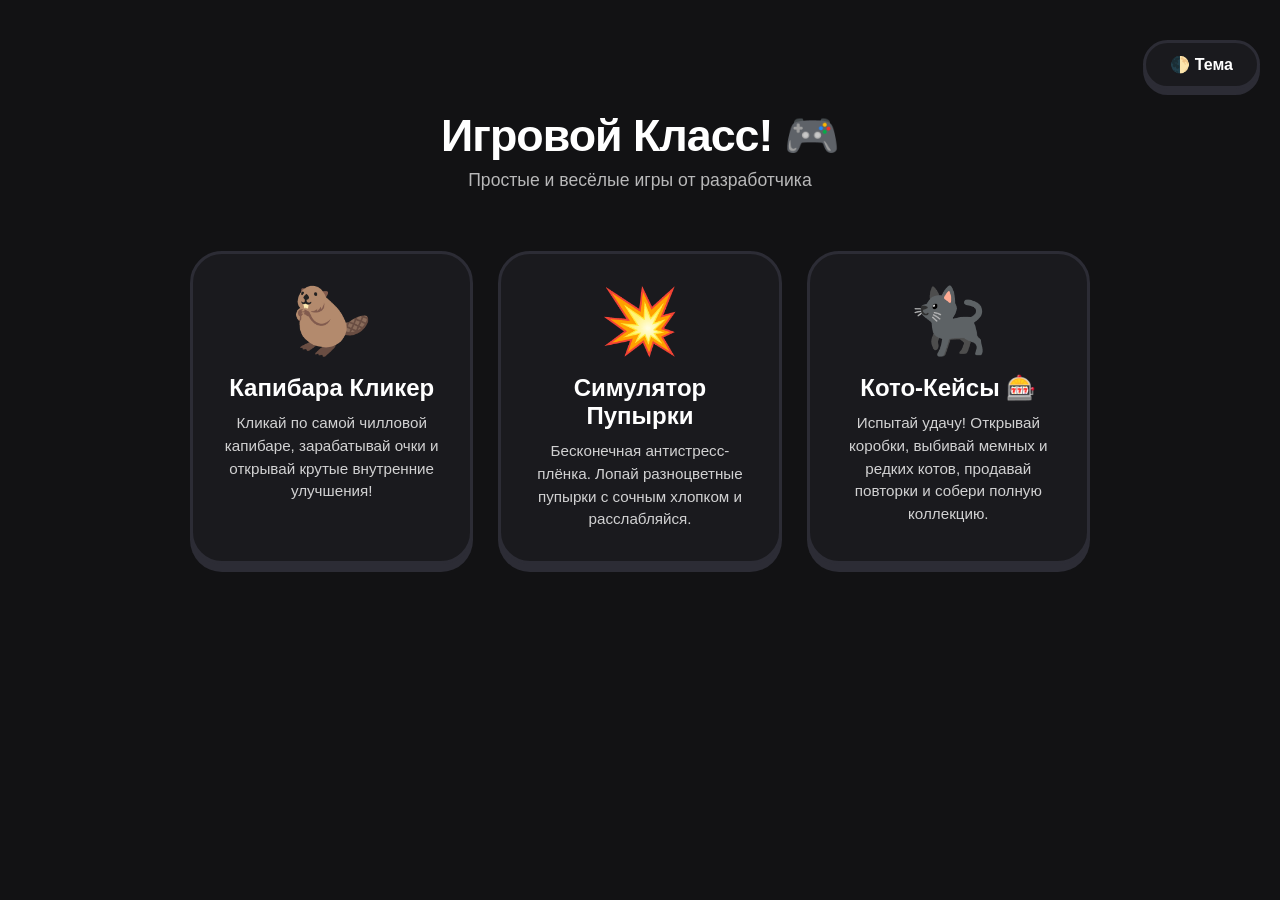
<file: index.html>
<!DOCTYPE html>
<html lang="ru">
<head>
    <meta charset="UTF-8">
    <meta name="viewport" content="width=device-width, initial-scale=1.0">
    <title>Arcade Games</title>
    <link rel="stylesheet" href="style.css">
    <link rel="icon" type="image/png" href="favicon.png">
</head>
<body>
    <div class="sun">☀️</div>
    <div class="moon">🌙</div>

    <!-- Кнопка переключения темы -->
    <button class="theme-toggle-btn" id="themeBtn">🌓 Тема</button>

    <!-- Шапка сайта -->
    <header>
        <h1>Игровой Класс! 🎮</h1>
        <p>Простые и весёлые игры от разработчика</p>
    </header>

    <!-- Сетка с тремя играми по нашему ТЗ -->
    <main class="games-grid">
        
        <!-- Карточка 1: Капибара (Обновлённая ссылка) -->
         <div class="game-card" onclick="window.location.href='games/clicker/clicker.html'">
            <div class="game-icon">🦫</div>
            <h3>Капибара Кликер</h3>
            <p>Кликай по самой чилловой капибаре, зарабатывай очки и открывай крутые внутренние улучшения!</p>
         </div>

        <!-- Карточка 2: Пупырка -->
        <div class="game-card" onclick="alert('Тут будет бесконечная пупырка!')">
            <div class="game-icon">💥</div>
            <h3>Симулятор Пупырки</h3>
            <p>Бесконечная антистресс-плёнка. Лопай разноцветные пупырки с сочным хлопком и расслабляйся.</p>
        </div>

        <!-- Карточка 3: Кото-Кейсы -->
        <div class="game-card" onclick="alert('Тут будет открытие кейсов с Котиками!')">
            <div class="game-icon">🐈‍⬛</div>
            <h3>Кото-Кейсы 🎰</h3>
            <p>Испытай удачу! Открывай коробки, выбивай мемных и редких котов, продавай повторки и собери полную коллекцию.</p>
        </div>

    </main>

    <!-- Подключаем внешний скрипт -->
    <script src="script.js"></script>
</body>
</html>
</file>
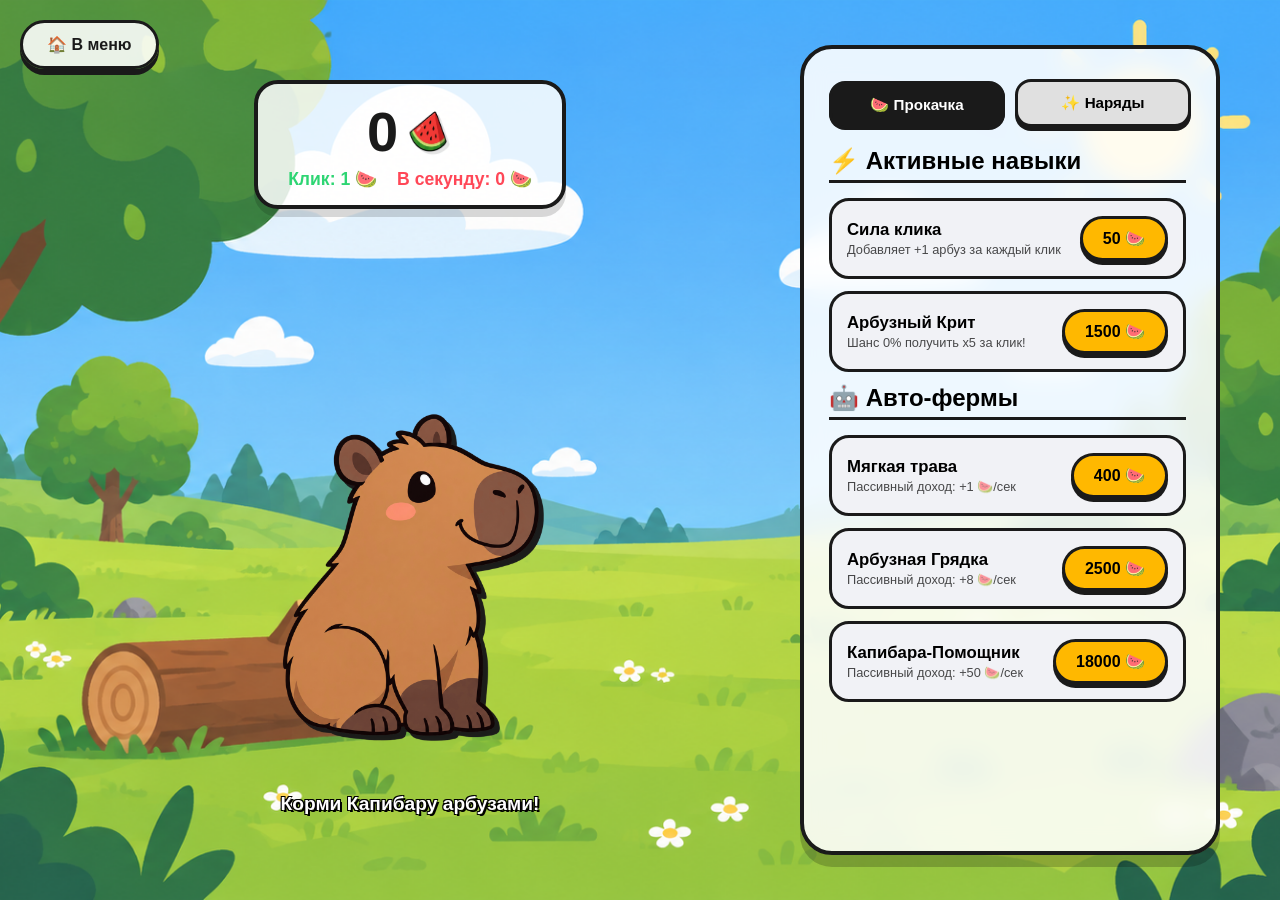
<file: games/clicker/clicker.html>
<!DOCTYPE html>
<html lang="ru">
<head>
    <meta charset="UTF-8">
    <meta name="viewport" content="width=device-width, initial-scale=1.0">
    <title>Капибара CLIСKER 🍉</title>
    <link rel="icon" type="image/png" href="../../favicon.png">
    <link rel="stylesheet" href="clicker.css">
</head>
<body>

    <!-- Кнопка возврата в меню -->
    <a href="../../index.html" class="back-home-btn">🏠 В меню</a>

    <!-- ГЛАВНЫЙ ИГРОВОЙ КОНТЕЙНЕР НА ВЕСЬ ЭКРАН -->
    <div class="full-screen-game">
        
        <!-- ЛЕВАЯ ЧАСТЬ: Счетчик и сама Капибара -->
        <div class="main-play-zone">
            
            <!-- Парящая плашка-облако для показателей -->
            <div class="sky-cloud-panel">
                <div class="score-board">
                    <span id="capyScore">0</span>
                    <img src="watermelon.png" class="score-wm-img" alt="🍉">
                </div>
                <div class="stats-lines">
                    <p class="cps-info">Клик: <span id="clickValue">1</span> 🍉</p>
                    <p class="cps-info">В секунду: <span id="cpsValue">0</span> 🍉</p>
                </div>
            </div>

            <!-- Игровая зона с Капибарой -->
            <div class="capy-zone" id="capyZone">
                <div class="capy-wrapper" id="capyTarget">
                    <!-- Меняет свой src на наряды -->
                    <img src="capybara.png" class="capy-img" alt="Капибара">
                    <div class="capy-mouth" id="capyMouth"></div>
                </div>
                <p class="click-hint">Корми Капибару арбузами!</p>
            </div>
        </div>

        <!-- ПРАВАЯ ЧАСТЬ: Панель магазина и гардероба нарядов -->
        <div class="glass-panel side-shop-panel">
            
            <!-- Переключатели вкладок -->
            <div class="tabs-nav">
                <button class="tab-link active" onclick="openTab(event, 'upgradesTab')">🍉 Прокачка</button>
                <button class="tab-link" onclick="openTab(event, 'hatsTab')">✨ Наряды</button>
            </div>

            <!-- Вкладка 1: Улучшения -->
            <div id="upgradesTab" class="tab-content active">
                <h2>⚡ Активные навыки</h2>
                <div class="upgrade-card">
                    <div class="upgrade-info">
                        <h3>Сила клика</h3>
                        <p>Добавляет +1 арбуз за каждый клик</p>
                    </div>
                    <button class="shop-btn" id="clickUpgradeBtn">50 🍉</button>
                </div>
                <div class="upgrade-card">
                    <div class="upgrade-info">
                        <h3>Арбузный Крит</h3>
                        <p>Шанс <span id="critChanceValue">0</span>% получить x5 за клик!</p>
                    </div>
                    <button class="shop-btn" id="critUpgradeBtn">1500 🍉</button>
                </div>

                <h2>🤖 Авто-фермы</h2>
                <div class="upgrade-card">
                    <div class="upgrade-info">
                        <h3>Мягкая трава</h3>
                        <p>Пассивный доход: +1 🍉/сек</p>
                    </div>
                    <button class="shop-btn" id="farm1Btn">400 🍉</button>
                </div>
                <div class="upgrade-card">
                    <div class="upgrade-info">
                        <h3>Арбузная Грядка</h3>
                        <p>Пассивный доход: +8 🍉/сек</p>
                    </div>
                    <button class="shop-btn" id="farm2Btn">2500 🍉</button>
                </div>
                <div class="upgrade-card">
                    <div class="upgrade-info">
                        <h3>Капибара-Помощник</h3>
                        <p>Пассивный доход: +50 🍉/сек</p>
                    </div>
                    <button class="shop-btn" id="farm3Btn">18000 🍉</button>
                </div>
            </div>

            <!-- Вкладка 2: Наряды -->
            <div id="hatsTab" class="tab-content">
                <h2>✨ Модные Наряды</h2>
                <div class="hats-grid">
                    <div class="hat-card" onclick="buyHat('none', 0)">
                        <span class="hat-preview">🥔</span>
                        <p>Обычный стиль</p>
                        <button class="hat-btn owned" id="hat-none">Надето</button>
                    </div>
                    <div class="hat-card" onclick="buyHat('cowboy', 300)">
                        <img src="hat-cowboy.png" class="hat-shop-img" alt="🤠">
                        <p>Ковбой Капи</p>
                        <button class="hat-btn" id="hat-cowboy">300 🍉</button>
                    </div>
                    <div class="hat-card" onclick="buyHat('crown', 2000)">
                        <img src="hat-crown.png" class="hat-shop-img" alt="👑">
                        <p>Король Капи</p>
                        <button class="hat-btn" id="hat-crown">2000 🍉</button>
                    </div>
                    <div class="hat-card" onclick="buyHat('wizard', 7500)">
                        <img src="hat-wizard.png" class="hat-shop-img" alt="🧙‍♂️">
                        <p>Маг Капи</p>
                        <button class="hat-btn" id="hat-wizard">7500 🍉</button>
                    </div>
                </div>
            </div>

        </div>

    </div>

    <script src="clicker.js"></script>
</body>
</html>
</file>
<file: style.css>
/* 1. ПЕРЕМЕННЫЕ ЦВЕТОВ (Playful & Minimal) */
:root {
    /* Тёмная тема (Глубокий графитовый, мягкий чёрный) */
    --bg-color: #121214;       
    --card-bg: #1a1a1e;       
    --text-color: #ffffff;    
    --accent-color: #ffb800;  /* Добрый жёлтый/банановый цвет */
    --border-color: #2c2c35;  
}

body.light-theme {
    /* Светлая тема (Мягкий молочный/кремовый фон) */
    --bg-color: #f7f4ef;       
    --card-bg: #ffffff;       
    --text-color: #1a1a1a;    
    --accent-color: #ff6b6b;  /* Дружелюбный кораллово-красный */
    --border-color: #1a1a1a;  /* Жирный чёрный контур для мультяшности */
}

/* 2. БАЗОВЫЕ НАСТРОЙКИ */
* {
    margin: 0;
    padding: 0;
    box-sizing: border-box;
    font-family: 'Montserrat', 'Segoe UI', Roboto, sans-serif; /* Округлый дружелюбный шрифт */
}

body {
    background-color: var(--bg-color);
    color: var(--text-color);
    min-height: 100vh;
    display: flex;
    flex-direction: column;
    align-items: center;
    padding: 40px 20px;
    /* Плавный переход для всех свойств */
    transition: background-color 0.4s cubic-bezier(0.4, 0, 0.2, 1), 
                color 0.4s cubic-bezier(0.4, 0, 0.2, 1);
}

/* 3. ШАПКА САЙТА */
header {
    text-align: center;
    margin-bottom: 40px;
}

h1 {
    font-size: 2.8rem;
    font-weight: 900; /* Очень жирный, «пухлый» шрифт */
    margin-bottom: 8px;
    letter-spacing: -1px;
}

header p {
    font-size: 1.1rem;
    opacity: 0.7;
    font-weight: 500;
}

/* 4. КНОПКА СМЕНЫ ТЕМЫ (Мягкая переключалка) */
.theme-toggle-btn {
    align-self: flex-end;
    padding: 12px 24px;
    background-color: var(--card-bg);
    color: var(--text-color);
    border: 3px solid var(--border-color);
    border-radius: 100px; /* Идеально круглая по бокам */
    font-size: 1rem;
    font-weight: 700;
    cursor: pointer;
    box-shadow: 0 6px 0 var(--border-color); /* Объёмная «игрушечная» тень */
    transition: all 0.2s cubic-bezier(0.175, 0.885, 0.32, 1.275);
    margin-bottom: 20px;
}

/* Эффект нажатия на игрушечную кнопку */
.theme-toggle-btn:hover {
    transform: translateY(-2px);
    box-shadow: 0 8px 0 var(--border-color);
}

.theme-toggle-btn:active {
    transform: translateY(4px);
    box-shadow: 0 2px 0 var(--border-color);
}

/* 5. СЕТКА И ДРУЖЕЛЮБНЫЕ КАРТОЧКИ ИГР */
.games-grid {
    display: grid;
    grid-template-columns: repeat(auto-fit, minmax(280px, 1fr));
    gap: 25px;
    width: 90%;
    max-width: 900px;
    margin-top: 20px;
}

.game-card {
    background-color: var(--card-bg);
    border: 3px solid var(--border-color);
    border-radius: 32px; /* Очень скругленные углы */
    padding: 30px;
    text-align: center;
    cursor: pointer;
    box-shadow: 0 8px 0 var(--border-color); /* Фирменная плоская тень */
    /* Упругая анимация (Bounce) */
    transition: all 0.3s cubic-bezier(0.175, 0.885, 0.32, 1.5); 
}

/* Пружинящий эффект при наведении на карточку игры */
.game-card:hover {
    transform: translateY(-8px) scale(1.02);
    box-shadow: 0 16px 0 var(--border-color);
    border-color: var(--accent-color);
}

.game-icon {
    font-size: 4rem; /* Крупные мультяшные эмодзи-иконки */
    margin-bottom: 15px;
    display: inline-block;
    transition: transform 0.3s cubic-bezier(0.175, 0.885, 0.32, 1.5);
}

.game-card:hover .game-icon {
    transform: scale(1.2) rotate(-10deg); /* Иконка забавно подпрыгивает */
}

.game-card h3 {
    font-size: 1.5rem;
    font-weight: 800;
    margin-bottom: 10px;
}

.game-card p {
    font-size: 0.95rem;
    line-height: 1.5;
    opacity: 0.8;
    font-weight: 500;
}

/* =======================================================
   ТРАЕКТОРИЯ ПОЛЁТА СОЛНЦА И ЛУНЫ
   ======================================================= */

/* Базовое состояние для светил (они спрятаны далеко слева за экраном) */
.sun, .moon {
    position: fixed;
    /* Намертво привязываем элементы к верхней центральной точке, где они должны растворяться */
    top: 10%;            
    left: 50%;
    transform: translate(-50%, -50%);
    font-size: 5rem;
    z-index: -1;         /* Позади всех элементов */
    pointer-events: none;
    opacity: 0;

    /* Выносим воображаемый центр вращения («якорь») глубоко вниз и влево */
    /* Теперь, когда мы крутим элемент, он ходит по идеальной идеальной дуге! */
    transform-origin: -150% 400%; 
}

/* --- ТРИГГЕРЫ ДЛЯ ЗАПУСКА КРУГОВЫХ АНИМАЦИЙ --- */

/* Включается тёмная тема — крутим Луну */
body:not(.light-theme) .moon {
    animation: perfectCircleArc 1.8s cubic-bezier(0.25, 1, 0.5, 1) forwards;
}

/* Включается светлая тема — крутим Солнце */
body.light-theme .sun {
    animation: perfectCircleArc 1.8s cubic-bezier(0.25, 1, 0.5, 1) forwards;
}

/* --- ТРАЕКТОРИЯ ВРАЩЕНИЯ ПО ИДЕАЛЬНОМУ КРУГУ --- */
@keyframes perfectCircleArc {
    0% {
        /* Стартуем глубоко зажатыми по углу (спрятаны слева внизу) */
        transform: translate(-50%, -50%) rotate(-45deg) scale(0.3);
        opacity: 0;
    }
    30% {
        opacity: 1; /* Плавно проявляемся, уже пролетая над карточками */
    }
    70% {
        opacity: 0.8; /* Красиво горим на пике над заголовком */
    }
    100% {
        /* Доходим до финальной верхней центральной точки (угол 0 градусов) */
        transform: translate(-50%, -50%) rotate(0deg) scale(1);
        opacity: 0; /* Полностью растворяемся в воздухе прямо над h1 */
    }
}
</file>
<file: games/clicker/clicker.css>
:root {
    --pc-bg-image: url('bg-meadow.png'); 
    --panel-bg: rgba(255, 255, 255, 0.88); 
    --text-color: #1a1a1a;
    --border-color: #1a1a1a;
    --accent-btn: #ffb800; 
}

* {
    margin: 0;
    padding: 0;
    box-sizing: border-box;
    font-family: 'Segoe UI', Roboto, sans-serif;
}

body {
    background: var(--pc-bg-image) no-repeat center center;
    background-size: cover;
    background-attachment: fixed;
    min-height: 100vh;
    height: 100vh;
    display: flex;
    justify-content: center;
    align-items: center;
    overflow: hidden;
}

.full-screen-game {
    display: flex;
    width: 100%;
    max-width: 1200px;
    height: 90vh;
    padding: 0 20px;
    gap: 40px;
    align-items: stretch;
}

.glass-panel {
    background: var(--panel-bg);
    backdrop-filter: blur(12px);
    -webkit-backdrop-filter: blur(12px);
    border: 4px solid var(--border-color);
    border-radius: 32px;
    box-shadow: 0 12px 0 rgba(0, 0, 0, 0.2);
}

.main-play-zone {
    flex: 1.3;
    display: flex;
    flex-direction: column;
    justify-content: space-between;
    padding: 20px 0;
}

/* Облачко для показателей счета */
.sky-cloud-panel {
    background: rgba(255, 255, 255, 0.85); 
    border: 4px solid #1a1a1a;              
    border-radius: 24px;                    
    padding: 15px 30px;
    display: inline-block;                  
    margin: 15px auto 0;
    box-shadow: 0 8px 0 rgba(0, 0, 0, 0.15); 
    text-align: center;
}

.score-board { 
    font-size: 3.5rem; 
    font-weight: 900; 
    display: flex; 
    align-items: center; 
    justify-content: center; 
    gap: 10px;
    color: #1a1a1a; 
}

.score-wm-img { 
    width: 45px; 
    height: 45px; 
    filter: drop-shadow(3px 3px 0px rgba(0,0,0,0.1));
}

.stats-lines {
    display: flex;
    justify-content: center;
    gap: 20px;
    margin-top: 5px;
}

.stats-lines p:first-child {
    color: #2ed573; /* Зеленый цвет для ручного клика */
}

.cps-info { 
    font-weight: 800; 
    font-size: 1.1rem; 
    color: #ff4757; 
}

/* Зона Капибары */
.capy-zone {
    margin: auto auto 20px;
    text-align: center;
    display: flex;
    flex-direction: column;
    align-items: center;
}

.capy-wrapper {
    width: 385px; 
    height: 385px;
    position: relative;
    cursor: pointer;
    user-select: none;
    transition: transform 0.08s ease;
}

.capy-wrapper:active { 
    transform: scale(0.92) scaleY(0.88); 
}

.capy-img { 
    width: 100%; 
    height: 100%; 
    object-fit: contain; 
    filter: drop-shadow(5px 5px 0px var(--border-color)); 
}

/* Точные координаты для прилета арбузов в ротик */
.capy-mouth { 
    position: absolute; 
    top: 52%;   
    left: 72%;  
    width: 5px; 
    height: 5px; 
    background: transparent; 
}

/* Подсказка снизу */
.click-hint { 
    font-weight: 800; 
    font-size: 1.2rem; 
    margin-top: 25px;
    color: #ffffff;
    text-shadow: 2px 2px 0px #000, -1px -1px 0px #000, 1px -1px 0px #000, -1px 1px 0px #000;
}

/* Панель магазина */
.side-shop-panel {
    width: 420px;
    padding: 30px 25px;
    display: flex;
    flex-direction: column;
}

h2 { font-size: 1.5rem; font-weight: 900; margin-bottom: 15px; border-bottom: 3px solid var(--border-color); padding-bottom: 5px; }

.tabs-nav { display: flex; gap: 10px; margin-bottom: 20px; }
.tab-link { flex: 1; padding: 12px; background: #e0e0e0; border: 3px solid var(--border-color); border-radius: 16px; font-weight: 800; font-size: 0.95rem; cursor: pointer; transition: all 0.15s ease; box-shadow: 0 4px 0 var(--border-color); }
.tab-link.active { background: #1a1a1a; color: #fff; transform: translateY(2px); box-shadow: 0 1px 0 var(--border-color); }

.tab-content { display: none; overflow-y: auto; flex: 1; padding-right: 5px; }
.tab-content.active { display: block; }

.upgrade-card { display: flex; justify-content: space-between; align-items: center; background: #f1f2f6; border: 3px solid var(--border-color); border-radius: 20px; padding: 15px; margin-bottom: 12px; }
.upgrade-info h3 { font-size: 1.05rem; font-weight: 800; }
.upgrade-info p { font-size: 0.8rem; opacity: 0.7; margin-top: 2px; }

.shop-btn, .hat-btn { 
    padding: 10px 20px; 
    background: var(--accent-btn); 
    border: 3px solid var(--border-color); 
    border-radius: 50px; 
    font-weight: 800; 
    font-size: 1rem;
    cursor: pointer; 
    box-shadow: 0 4px 0 var(--border-color); 
    transition: all 0.1s ease;
}
.shop-btn:hover, .hat-btn:hover { transform: translateY(-2px); box-shadow: 0 6px 0 var(--border-color); }
.shop-btn:active, .hat-btn:active { transform: translateY(3px); box-shadow: 0 1px 0 var(--border-color); }
.hat-btn.owned { background: #2ed573 !important; color: #fff; cursor: default; box-shadow: none !important; transform: none !important; }

.hats-grid { display: grid; grid-template-columns: repeat(2, 1fr); gap: 12px; }
.hat-card { background: #f1f2f6; border: 3px solid var(--border-color); border-radius: 20px; padding: 15px; text-align: center; display: flex; flex-direction: column; align-items: center; justify-content: space-between; }
.hat-preview { font-size: 2.2rem; }
.hat-shop-img { width: 50px; height: 50px; object-fit: contain; margin-bottom: 5px; }
.hat-card p { font-size: 0.85rem; font-weight: 700; margin: 5px 0 10px; }

.back-home-btn {
    position: fixed;
    top: 20px;
    left: 20px;
    text-decoration: none;
    color: var(--text-color);
    background: var(--panel-bg);
    padding: 12px 24px;
    border: 3px solid var(--border-color);
    border-radius: 50px;
    font-weight: bold;
    box-shadow: 0 6px 0 var(--border-color);
    transition: all 0.2s ease;
    z-index: 99;
}
.back-home-btn:hover { transform: translateY(-2px); box-shadow: 0 8px 0 var(--border-color); }

/* Анимации арбузов */
.flying-slice-img { 
    position: absolute; 
    width: 45px; 
    height: 45px; 
    pointer-events: none; 
    z-index: 9999;      
    animation: flyDirectToMouth 0.35s cubic-bezier(0.1, 0.8, 0.3, 1) forwards; 
}

@keyframes flyDirectToMouth { 
    0% { 
        top: 85%; 
        left: 45%; 
        transform: scale(0.4) rotate(-45deg); 
        opacity: 0; 
    }
    30% { opacity: 1; }
    100% { 
        top: var(--target-y); 
        left: var(--target-x); 
        transform: scale(0.85) rotate(15deg); 
        opacity: 0; 
    }
}

.watermelon-particle-dot { 
    position: absolute; 
    width: 8px; 
    height: 8px; 
    border-radius: 50%; 
    pointer-events: none; 
    z-index: 10000; 
    animation: explodeDot 0.4s ease-out forwards; 
}

@keyframes explodeDot { 
    0% { transform: translate(0, 0) scale(1); opacity: 1; } 
    100% { transform: translate(var(--mx), var(--my)); opacity: 0; } 
}

/* Адаптивный мобильный режим */
@media (max-width: 850px) {
    body { background-attachment: scroll; overflow-y: auto; }
    .full-screen-game { flex-direction: column; height: auto; padding: 80px 10px 20px; gap: 20px; }
    .main-play-zone { flex: none; width: 100%; }
    .sky-cloud-panel { margin-top: 0; }
    .score-board { font-size: 2.8rem; }
    .capy-zone { margin: 20px auto; }
    .capy-wrapper { width: 260px; height: 260px; }
    .side-shop-panel { width: 100%; padding: 20px 15px; border-radius: 24px; height: auto; }
}
</file>
